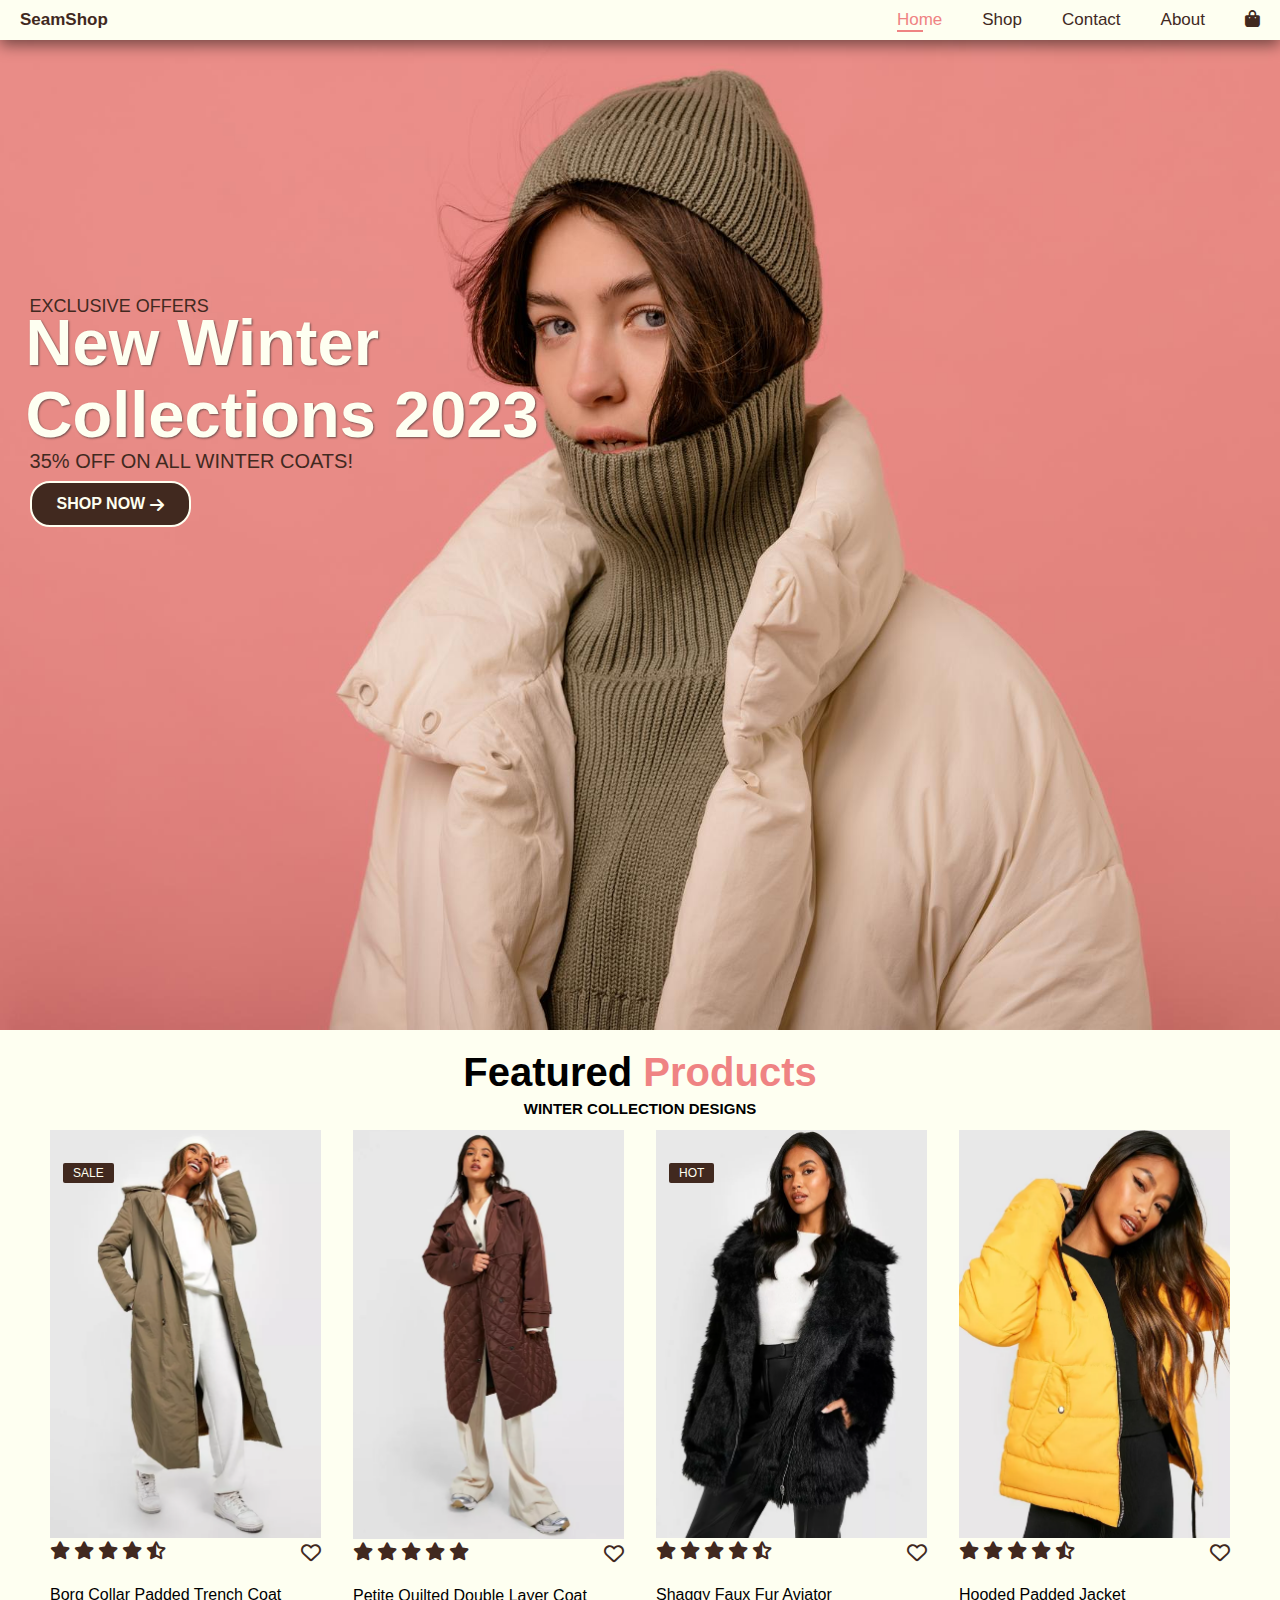
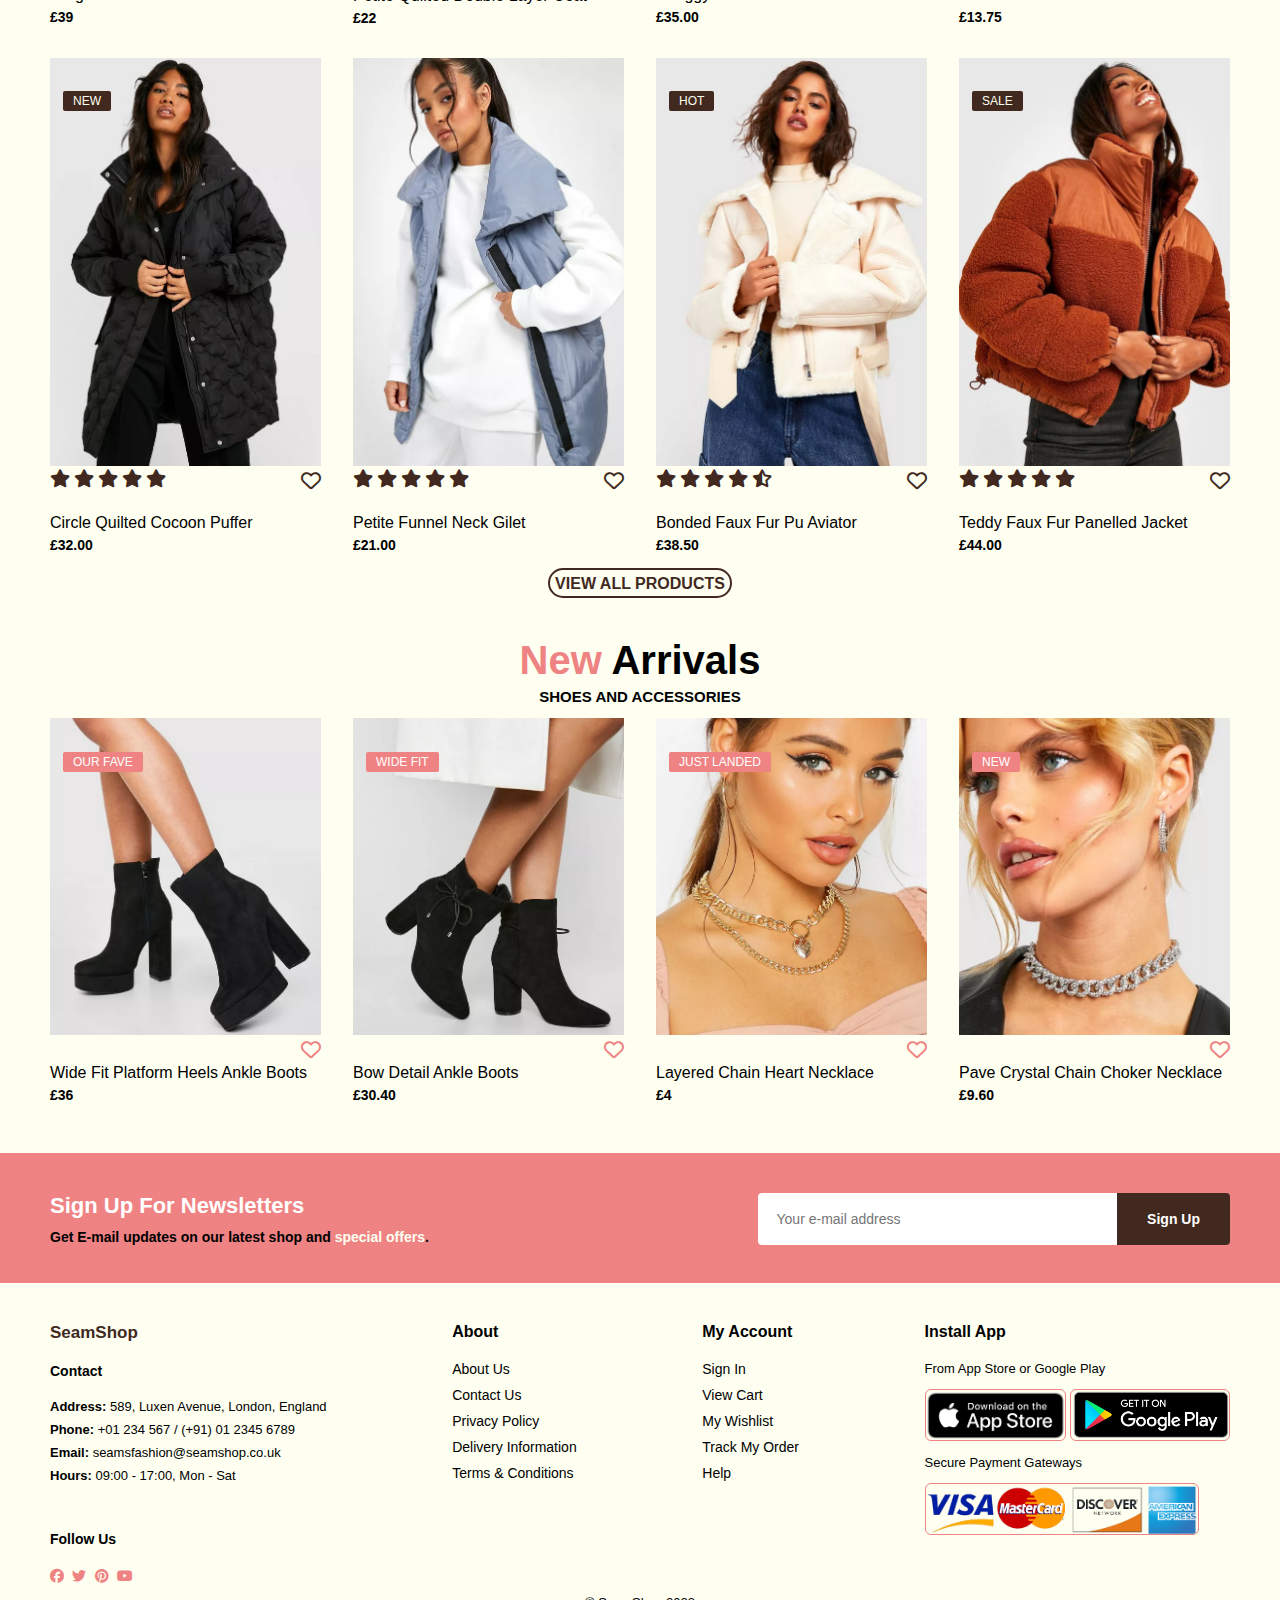
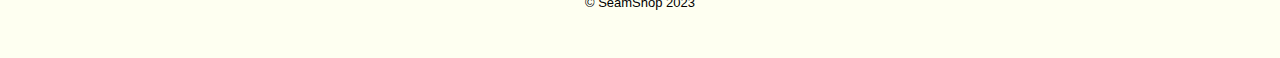
<file: index.html>
<!DOCTYPE html>
<html lang="en">
<head>
    <meta charset="UTF-8">
    <meta http-equiv="X-UA-Compatible" content="IE=edge">
    <meta name="viewport" content="width=device-width, initial-scale=1.0">
    <title>Home</title>
    <link rel="stylesheet" href="css/style.css">
    <link rel="stylesheet" href="https://cdnjs.cloudflare.com/ajax/libs/font-awesome/6.3.0/css/all.min.css"/>
</head>
<body>
    <header>
        <a class="logo-header" href="index.html">SeamShop</a>
        <nav class="menu">
            <ul id="navbar">
                <li><a class="active-page" href="index.html">Home</a></li>
                <li><a href="shop.html">Shop</a></li>
                <li><a href="contact.html">Contact</a></li>
                <li><a href="about.html">About</a></li>
                <li><a href="cart.html"><i class="fas fa-bag-shopping"></i></a></li>
            </ul>
        </nav>
    </header>
    <main>
        <section class="section1">
            <nav class="section1-main-text">
                <h4>EXCLUSIVE OFFERS</h4>
                <h1>New Winter <br> Collections 2023</h1>
                <p> 35% OFF ON ALL WINTER COATS! </p>
                <a href="shop.html" class="button1">SHOP NOW <i class="fas fa-arrow-right"></i></a>
            </nav>
        </section>
        
        <section class="featured">
            <nav class="featured-text">
                <h2>Featured <span class="pink">Products</span></h2>
                <p>WINTER COLLECTION DESIGNS</p>
            </nav>
        </section>

        <nav class="products">
                <nav class="row">
                    <img src="img/products/Woman1.png" alt="">
                    <nav class="product-text">
                        <h5>Sale</h5>
                    </nav>
                    <nav class="heart-icon">
                        <i class="fa-regular fa-heart"></i>
                    </nav>
                    <nav class="rating">
                        <i class="fa-sharp fa-solid fa-star"></i>
                        <i class="fa-sharp fa-solid fa-star"></i>
                        <i class="fa-sharp fa-solid fa-star"></i>
                        <i class="fa-sharp fa-solid fa-star"></i>
                        <i class="fa-solid fa-star-half-stroke"></i>
                    </nav>
                    <nav class="price">
                        <a href="https://www.boohoo.com/borg-collar-padded-trench-coat-/GZZ09180.html"><h4>Borg Collar Padded Trench Coat</h4></a>
                        <p>£39</p>
                    </nav>
                </nav>

                <nav class="row">
                    <img src="img/products/Woman2.png" alt="">
                    <nav class="heart-icon">
                        <i class="fa-regular fa-heart"></i>
                    </nav>
                    <nav class="rating">
                        <i class="fa-sharp fa-solid fa-star"></i>
                        <i class="fa-sharp fa-solid fa-star"></i>
                        <i class="fa-sharp fa-solid fa-star"></i>
                        <i class="fa-sharp fa-solid fa-star"></i>
                        <i class="fa-sharp fa-solid fa-star"></i>
                    </nav>
                    <nav class="price">
                        <a href="https://www.boohoo.com/petite-quilted-double-layer-trench-coat/GZZ24009.html?color=186"><h4>Petite Quilted Double Layer Coat</h4></a>
                        <p>£22</p>
                    </nav>
                </nav>

                <nav class="row">
                    <img src="img/products/Woman3.png" alt="">
                    <nav class="product-text">
                        <h5>Hot</h5>
                    </nav>
                    <nav class="heart-icon">
                        <i class="fa-regular fa-heart"></i>
                    </nav>
                    <nav class="rating">
                        <i class="fa-sharp fa-solid fa-star"></i>
                        <i class="fa-sharp fa-solid fa-star"></i>
                        <i class="fa-sharp fa-solid fa-star"></i>
                        <i class="fa-sharp fa-solid fa-star"></i>
                        <i class="fa-solid fa-star-half-stroke"></i>
                    </nav>
                    <nav class="price">
                        <a href="https://www.boohoo.com/shaggy-faux-fur-aviator/GZZ09273.html"><h4>Shaggy Faux Fur Aviator</h4></a>
                        <p>£35.00</p>
                    </nav>
                </nav>

                <nav class="row">
                    <img src="img/products/Woman4.png" alt="">
                    <nav class="heart-icon">
                        <i class="fa-regular fa-heart"></i>
                    </nav>
                    <nav class="rating">
                        <i class="fa-sharp fa-solid fa-star"></i>
                        <i class="fa-sharp fa-solid fa-star"></i>
                        <i class="fa-sharp fa-solid fa-star"></i>
                        <i class="fa-sharp fa-solid fa-star"></i>
                        <i class="fa-solid fa-star-half-stroke"></i>
                    </nav>
                    <nav class="price">
                        <a href="https://www.boohoo.com/hooded-padded-jacket/DZZ53746.html"><h4>Hooded Padded Jacket</h4></a>
                        <p>£13.75</p>
                    </nav>
                </nav>

                <nav class="row">
                    <img src="img/products/Woman5.png" alt="">
                    <nav class="product-text">
                        <h5>New</h5>
                    </nav>
                    <nav class="heart-icon">
                        <i class="fa-regular fa-heart"></i>
                    </nav>
                    <nav class="rating">
                        <i class="fa-sharp fa-solid fa-star"></i>
                        <i class="fa-sharp fa-solid fa-star"></i>
                        <i class="fa-sharp fa-solid fa-star"></i>
                        <i class="fa-sharp fa-solid fa-star"></i>
                        <i class="fa-sharp fa-solid fa-star"></i>
                    </nav>
                    <nav class="price">
                        <a href="https://www.boohoo.com/circle-quilted-cocoon-puffer/GZZ09259.html"><h4>Circle Quilted Cocoon Puffer</h4></a>
                        <p>£32.00</p>
                    </nav>
                </nav>

                <nav class="row">
                    <img src="img/products/Woman6.png" alt="">
                    <nav class="heart-icon">
                        <i class="fa-regular fa-heart"></i>
                    </nav>
                    <nav class="rating">
                        <i class="fa-sharp fa-solid fa-star"></i>
                        <i class="fa-sharp fa-solid fa-star"></i>
                        <i class="fa-sharp fa-solid fa-star"></i>
                        <i class="fa-sharp fa-solid fa-star"></i>
                        <i class="fa-sharp fa-solid fa-star"></i>
                    </nav>
                    <nav class="price">
                        <a href="https://www.boohoo.com/petite-funnel-neck-gilet/GZZ23865.html?color=131"><h4>Petite Funnel Neck Gilet</h4></a>
                        <p>£21.00</p>
                    </nav>
                </nav>

                <nav class="row">
                    <img src="img/products/Woman7.png" alt="">
                    <nav class="product-text">
                        <h5>Hot</h5>
                    </nav>
                    <nav class="heart-icon">
                        <i class="fa-regular fa-heart"></i>
                    </nav>
                    <nav class="rating">
                        <i class="fa-sharp fa-solid fa-star"></i>
                        <i class="fa-sharp fa-solid fa-star"></i>
                        <i class="fa-sharp fa-solid fa-star"></i>
                        <i class="fa-sharp fa-solid fa-star"></i>
                        <i class="fa-solid fa-star-half-stroke"></i>
                    </nav>
                    <nav class="price">
                        <a href="https://www.boohoo.com/bonded-faux-fur-pu-aviator/GZZ16219.html?color=123"><h4>Bonded Faux Fur Pu Aviator</h4></a>
                        <p>£38.50</p>
                    </nav>
                </nav>

                <nav class="row">
                    <img src="img/products/Woman8.png" alt="">
                    <nav class="product-text">
                        <h5>Sale</h5>
                    </nav>
                    <nav class="heart-icon">
                        <i class="fa-regular fa-heart"></i>
                    </nav>
                    <nav class="rating">
                        <i class="fa-sharp fa-solid fa-star"></i>
                        <i class="fa-sharp fa-solid fa-star"></i>
                        <i class="fa-sharp fa-solid fa-star"></i>
                        <i class="fa-sharp fa-solid fa-star"></i>
                        <i class="fa-sharp fa-solid fa-star"></i>
                    </nav>
                    <nav class="price">
                        <a href="https://www.boohoo.com/teddy-faux-fur-panelled-puffer-jacket/GZZ09162.html"><h4>Teddy Faux Fur Panelled Jacket</h4></a>
                        <p>£44.00</p>
                    </nav>
                </nav>
            </nav>

        <nav class="button2">
          <a href="shop.html" class="btn-1">VIEW ALL PRODUCTS</a>
        </nav>

        <section class="new-arrivals"> 
            <nav class="arrivals">
                <h2><span class="pink">New</span> Arrivals</h2>
                <p>SHOES AND ACCESSORIES</p>
            </nav>
        </section>

        <nav class="arrival-items">
            <nav class="item">
                <img src="img/Shoes-Accessories/shoe1.png" alt="">
                <nav class="item-text">
                    <h5>OUR FAVE</h5>
                </nav>
                <nav class="heart-icon-arrival">
                    <i class="fa-regular fa-heart"></i>
                </nav>
                <nav class="price">
                    <a href="https://www.boohoo.com/wide-fit-platform-heeled-ankle-boots-/GZZ41551.html"><h4>Wide Fit Platform Heels Ankle Boots</h4></a>
                    <p>£36</p>
                </nav>
            </nav>

            <nav class="item">
                <img src="img/Shoes-Accessories/shoe2.png" alt="">
                <nav class="item-text">
                    <h5>WIDE FIT</h5>
                </nav>
                <nav class="heart-icon-arrival">
                    <i class="fa-regular fa-heart"></i>
                </nav>
                <nav class="price">
                    <a href="https://www.boohoo.com/bow-detail-ankle-boots/GZZ08574.html?color=105"><h4>Bow Detail Ankle Boots</h4></a>
                    <p>£30.40</p>
                </nav>
            </nav>

            <nav class="item">
                <img src="img/Shoes-Accessories/accessory1.png" alt="">
                <nav class="item-text">
                    <h5>JUST LANDED</h5>
                </nav>
                <nav class="heart-icon-arrival">
                    <i class="fa-regular fa-heart"></i>
                </nav>
                <nav class="price">
                    <a href="https://www.boohoo.com/layered-chain-heart-necklace/FZZ79166.html"><h4>Layered Chain Heart Necklace</h4></a>
                    <p>£4</p>
                </nav>
            </nav>

            <nav class="item">
                <img src="img/Shoes-Accessories/accessory2.png" alt="">
                <nav class="item-text">
                    <h5>NEW</h5>
                </nav>
                <nav class="heart-icon-arrival">
                    <i class="fa-regular fa-heart"></i>
                </nav>
                <nav class="price">
                    <a href="https://www.boohoo.com/pave-crystal-chain-link-choker-necklace/GZZ31673.html?color=163"><h4>Pave Crystal Chain Choker Necklace</h4></a>
                    <p>£9.60</p>
                </nav>
            </nav>
        </nav>

        <section id="newsletter">
            <nav class="newstext">
                <h4>Sign Up For Newsletters</h4>
                <p>Get E-mail updates on our latest shop and <span class="news">special offers</span>.</p>
            </nav>
            <nav class="form">
                <input type="text" placeholder="Your e-mail address">
                <button class="button3">Sign Up</button>
            </nav>
        </section>

        <footer class="footer">
            
            <nav class="column">
                <a class="logo-footer" href="index.html">SeamShop</a>
                <h4>Contact</h4>
                <p><strong>Address:</strong> 589, Luxen Avenue, London, England</p>
                <p><strong>Phone:</strong> +01 234 567 / (+91) 01 2345 6789</p>
                <p><strong>Email:</strong> seamsfashion@seamshop.co.uk</p>
                <p><strong>Hours:</strong> 09:00 - 17:00, Mon - Sat</p>
                
                <nav class="follow-us">
                    <h4>Follow Us</h4>
                    <nav class="icon">
                        <a href="https://www.facebook.com/"><i class="fa-brands fa-facebook"></i></a>
                        <a href="https://twitter.com/"><i class="fa-brands fa-twitter"></i></a>
                        <a href="https://za.pinterest.com/login/"><i class="fa-brands fa-pinterest"></i></a>
                        <a href="https://www.youtube.com/"><i class="fa-brands fa-youtube"></i></a>
                    </nav>
                </nav>
            </nav>

            <nav class="column2">
                <h4>About</h4>
                <a href="about.html">About Us</a>
                <a href="contact.html">Contact Us</a>
                <a href="#">Privacy Policy</a>
                <a href="#">Delivery Information</a>
                <a href="#">Terms & Conditions</a>
            </nav>

            <nav class="column3">
                <h4>My Account</h4>
                <a href="#">Sign In</a>
                <a href="#">View Cart</a>
                <a href="#">My Wishlist</a>
                <a href="#">Track My Order</a>
                <a href="#">Help</a>
            </nav>

            <nav class="install">
                <h4>Install App</h4>
                <p>From App Store or Google Play</p>
                <nav class="store">
                    <a href="https://www.apple.com/uk/app-store/"><img src="img/pay/apple.png" alt=""></a>
                    <a href="https://play.google.com/"><img src="img/pay/googleplay.png" alt=""></a>
                </nav>
                <p>Secure Payment Gateways</p>
                <img src="img/pay/gateway.png" alt="">
            </nav>

            <nav class="copyright">
                <p>&copy; SeamShop 2023</p>
            </nav>
        </footer>

    </main>
</body>
</html>
</file>
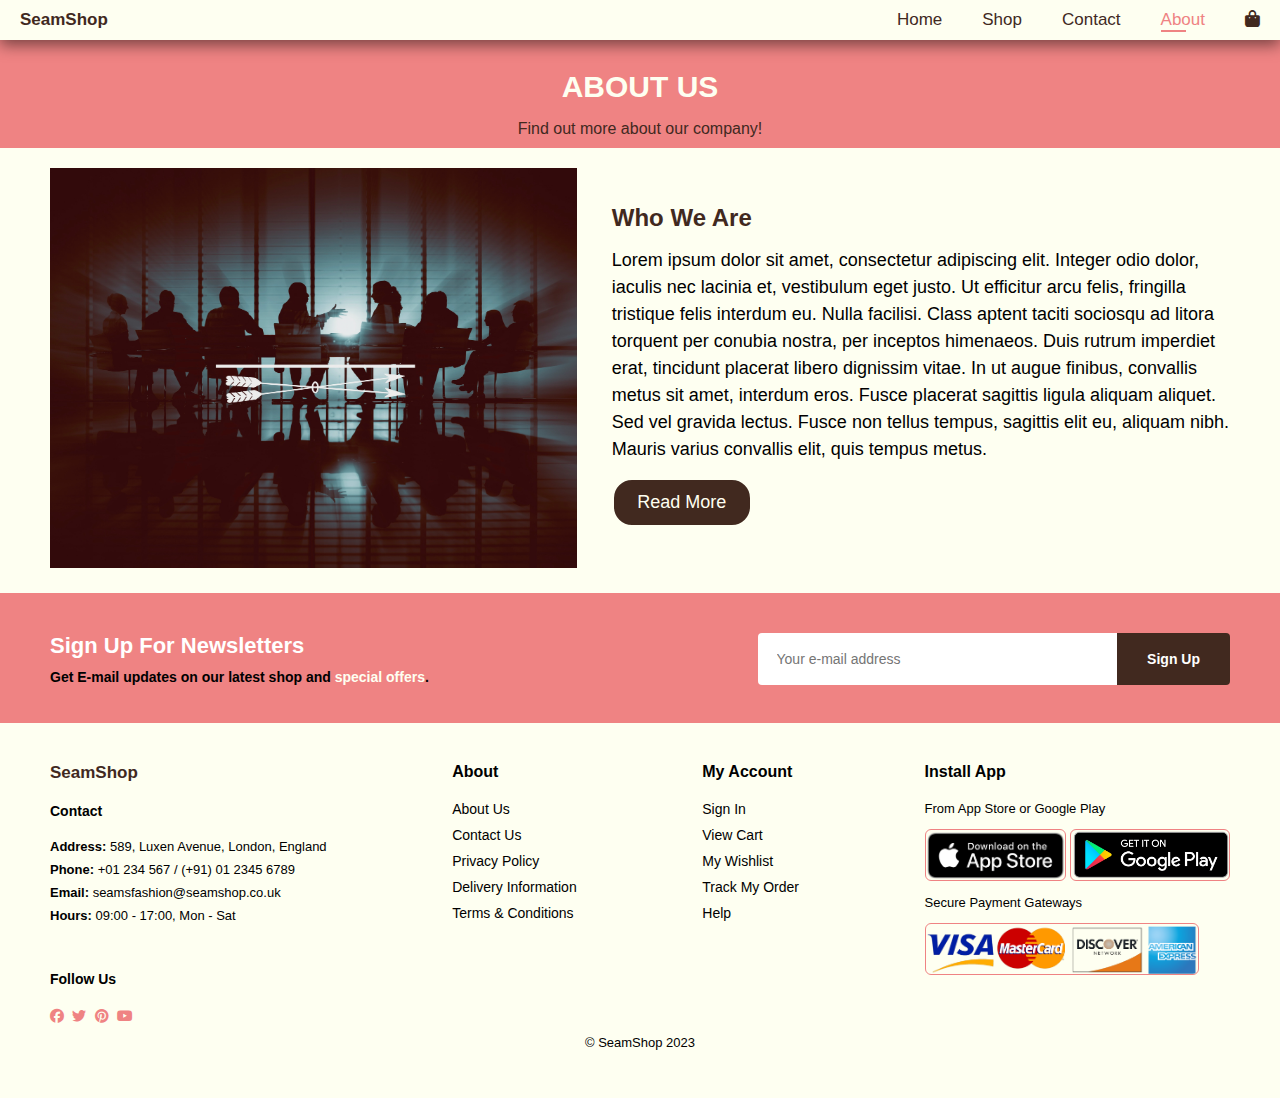
<file: about.html>
<!DOCTYPE html>
<html lang="en">
<head>
    <meta charset="UTF-8">
    <meta http-equiv="X-UA-Compatible" content="IE=edge">
    <meta name="viewport" content="width=device-width, initial-scale=1.0">
    <title>about</title>
    <link rel="stylesheet" href="css/style.css">
    <link rel="stylesheet" href="https://cdnjs.cloudflare.com/ajax/libs/font-awesome/6.3.0/css/all.min.css"/>
</head>
<body>
    <header>
        <a class="logo-header" href="index.html">SeamShop</a>
        <nav class="menu">
            <ul id="navbar">
                <li><a href="index.html">Home</a></li>
                <li><a href="shop.html">Shop</a></li>
                <li><a href="contact.html">Contact</a></li>
                <li><a class="active-page" href="about.html">About</a></li>
                <li><a href="cart.html"><i class="fas fa-bag-shopping"></i></a></li>
            </ul>
        </nav>
    </header>
    <main>

        <section class="about">
            <section class="about-top">
                <h1>ABOUT US</h1>
                <p>Find out more about our company!</p>
            </section>
    
            <section class="about-us">
                <img src="img/about.jpg">
                <nav class="about-content">
                    <h2>Who We Are</h2>
                    <p>Lorem ipsum dolor sit amet, consectetur adipiscing elit. Integer odio dolor, iaculis nec lacinia
                         et, vestibulum eget justo. Ut efficitur arcu felis, fringilla tristique felis interdum eu. 
                         Nulla facilisi. Class aptent taciti sociosqu ad litora torquent per conubia nostra, per 
                         inceptos himenaeos. Duis rutrum imperdiet erat, tincidunt placerat libero dignissim vitae. 
                         In ut augue finibus, convallis metus sit amet, interdum eros. Fusce placerat sagittis ligula 
                         aliquam aliquet. Sed vel gravida lectus. Fusce non tellus tempus, sagittis elit eu, aliquam 
                         nibh. Mauris varius convallis elit, quis tempus metus.
                    </p>
                    <button class="read-more-btn">Read More</button>
                </nav>
            </section>
        </section>
        

        <section id="newsletter">
            <nav class="newstext">
                <h4>Sign Up For Newsletters</h4>
                <p>Get E-mail updates on our latest shop and <span class="news">special offers</span>.</p>
            </nav>
            <nav class="form">
                <input type="text" placeholder="Your e-mail address">
                <button class="button3">Sign Up</button>
            </nav>
        </section>
        
        <footer class="footer">
            
            <nav class="column">
                <a class="logo-footer" href="index.html">SeamShop</a>
                <h4>Contact</h4>
                <p><strong>Address:</strong> 589, Luxen Avenue, London, England</p>
                <p><strong>Phone:</strong> +01 234 567 / (+91) 01 2345 6789</p>
                <p><strong>Email:</strong> seamsfashion@seamshop.co.uk</p>
                <p><strong>Hours:</strong> 09:00 - 17:00, Mon - Sat</p>
                <nav class="follow-us">
                    <h4>Follow Us</h4>
                    <nav class="icon">
                        <a href="https://www.facebook.com/"><i class="fa-brands fa-facebook"></i></a>
                        <a href="https://twitter.com/"><i class="fa-brands fa-twitter"></i></a>
                        <a href="https://za.pinterest.com/login/"><i class="fa-brands fa-pinterest"></i></a>
                        <a href="https://www.youtube.com/"><i class="fa-brands fa-youtube"></i></a>
                    </nav>
                </nav>
            </nav>

            <nav class="column2">
                <h4>About</h4>
                <a href="about.html">About Us</a>
                <a href="contact.html">Contact Us</a>
                <a href="#">Privacy Policy</a>
                <a href="#">Delivery Information</a>
                <a href="#">Terms & Conditions</a>
            </nav>

            <nav class="column3">
                <h4>My Account</h4>
                <a href="#">Sign In</a>
                <a href="#">View Cart</a>
                <a href="#">My Wishlist</a>
                <a href="#">Track My Order</a>
                <a href="#">Help</a>
            </nav>

            <nav class="install">
                <h4>Install App</h4>
                <p>From App Store or Google Play</p>
                <nav class="store">
                    <a href="https://www.apple.com/uk/app-store/"><img src="img/pay/apple.png" alt=""></a>
                    <a href="https://play.google.com/"><img src="img/pay/googleplay.png" alt=""></a>
                </nav>
                <p>Secure Payment Gateways</p>
                <img src="img/pay/gateway.png" alt="">
            </nav>

            <nav class="copyright">
                <p>&copy; SeamShop 2023</p>
            </nav>
        </footer>
    </main>
</body>
</html>
</file>
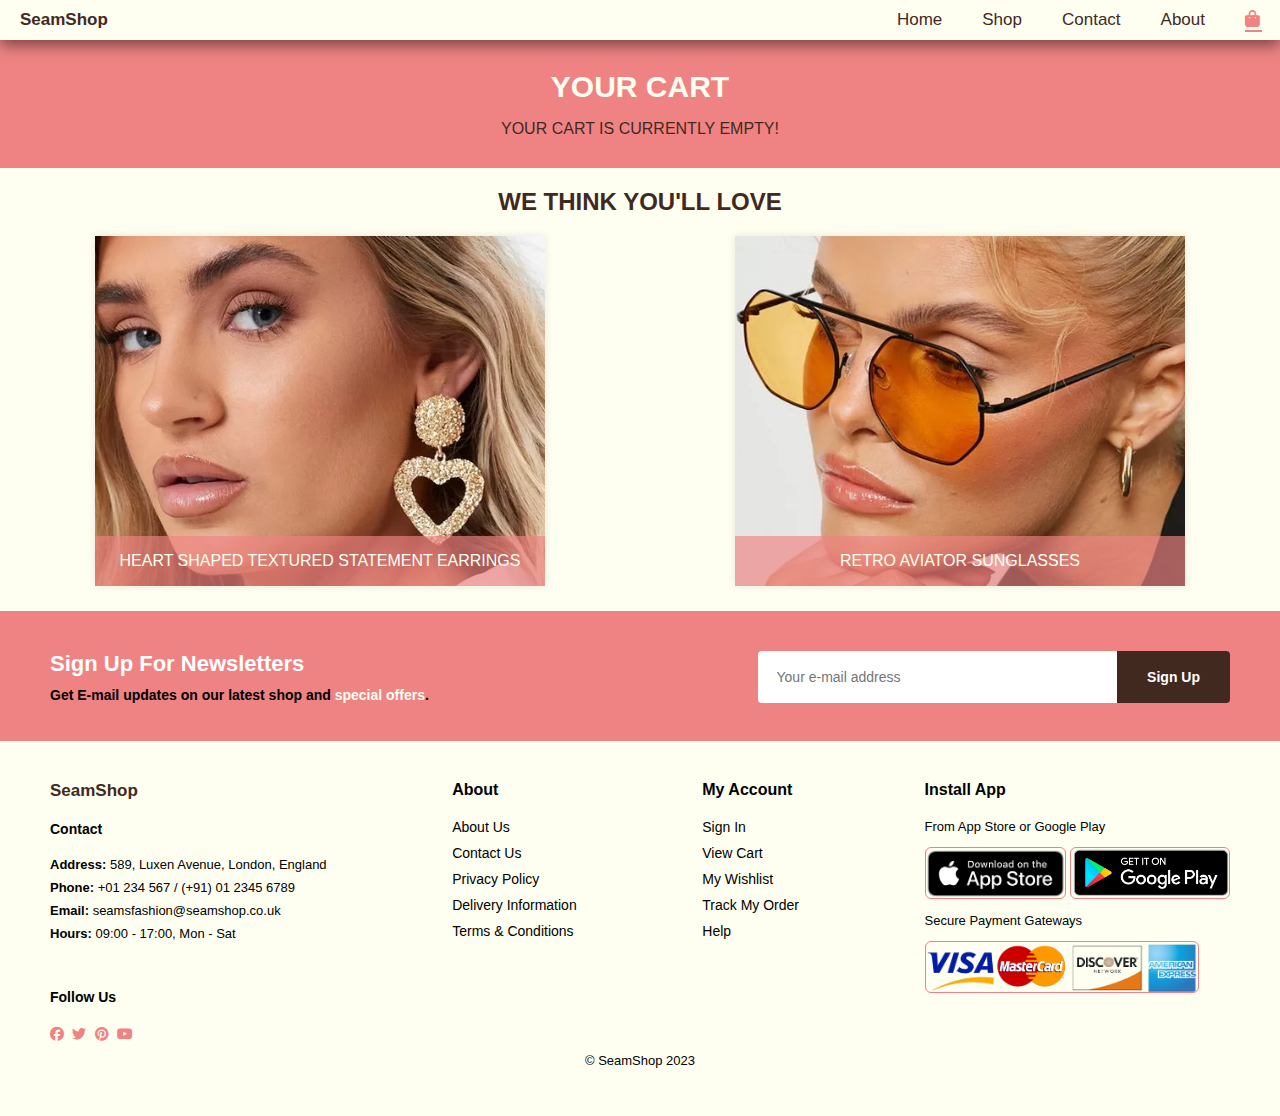
<file: cart.html>
<!DOCTYPE html>
<html lang="en">
<head>
    <meta charset="UTF-8">
    <meta http-equiv="X-UA-Compatible" content="IE=edge">
    <meta name="viewport" content="width=device-width, initial-scale=1.0">
    <title>Cart</title>
    <link rel="stylesheet" href="css/style.css">
    <link rel="stylesheet" href="https://cdnjs.cloudflare.com/ajax/libs/font-awesome/6.3.0/css/all.min.css"/>
    <script defer type="text/javascript" src="js/cart-carousel.js"></script>
    <script defer type="text/javascript" src="js/cart-carousel2.js"></script>
</head>
<body>
    <header>
        <a class="logo-header" href="index.html">SeamShop</a>
        <nav class="menu">
            <ul id="navbar">
                <li><a href="index.html">Home</a></li>
                <li><a href="shop.html">Shop</a></li>
                <li><a href="contact.html">Contact</a></li>
                <li><a href="about.html">About</a></li>
                <li><a class="active-page" href="cart.html"><i class="fas fa-bag-shopping"></i></a></li>
            </ul>
        </nav>
    </header>
    <main>
        <section class="cart-top">
            <h1>YOUR CART</h1>
            <p> YOUR CART IS CURRENTLY EMPTY! </p>
        </section>
        <section class="carousel-title">
            <h2> WE THINK YOU'LL LOVE </h2>
        </section>

        <div class="cart-adverts">
            <div class="adverts">
                <nav>
                    <a href="#" id="prev-btn">&#x2b05;</a>
                    <a href="#" id="next-btn">&#x2b95;</a>
                </nav>
    
                <div class="advert-images" id="images-advert"></div>
                <p class="caption-adverts" id="advert-caption"></p>
            </div>

            <div class="adverts">
                <nav>
                    <a href="#" id="prev-btn2">&#x2b05;</a>
                    <a href="#" id="next-btn2">&#x2b95;</a>
                </nav>
    
                <div class="advert-images2" id="images-advert2"></div>
                <p class="caption-adverts2" id="advert-caption2"></p>
            </div>
        </div>
        
       

        <section id="newsletter">
            <nav class="newstext">
                <h4>Sign Up For Newsletters</h4>
                <p>Get E-mail updates on our latest shop and <span class="news">special offers</span>.</p>
            </nav>
            <nav class="form">
                <input type="text" placeholder="Your e-mail address">
                <button class="button3">Sign Up</button>
            </nav>
        </section>
        
        <footer class="footer">
            
            <nav class="column">
                <a class="logo-footer" href="index.html">SeamShop</a>
                <h4>Contact</h4>
                <p><strong>Address:</strong> 589, Luxen Avenue, London, England</p>
                <p><strong>Phone:</strong> +01 234 567 / (+91) 01 2345 6789</p>
                <p><strong>Email:</strong> seamsfashion@seamshop.co.uk</p>
                <p><strong>Hours:</strong> 09:00 - 17:00, Mon - Sat</p>
                <nav class="follow-us">
                    <h4>Follow Us</h4>
                    <nav class="icon">
                        <a href="https://www.facebook.com/"><i class="fa-brands fa-facebook"></i></a>
                        <a href="https://twitter.com/"><i class="fa-brands fa-twitter"></i></a>
                        <a href="https://za.pinterest.com/login/"><i class="fa-brands fa-pinterest"></i></a>
                        <a href="https://www.youtube.com/"><i class="fa-brands fa-youtube"></i></a>
                    </nav>
                </nav>
            </nav>

            <nav class="column2">
                <h4>About</h4>
                <a href="about.html">About Us</a>
                <a href="contact.html">Contact Us</a>
                <a href="#">Privacy Policy</a>
                <a href="#">Delivery Information</a>
                <a href="#">Terms & Conditions</a>
            </nav>

            <nav class="column3">
                <h4>My Account</h4>
                <a href="#">Sign In</a>
                <a href="#">View Cart</a>
                <a href="#">My Wishlist</a>
                <a href="#">Track My Order</a>
                <a href="#">Help</a>
            </nav>

            <nav class="install">
                <h4>Install App</h4>
                <p>From App Store or Google Play</p>
                <nav class="store">
                    <a href="https://www.apple.com/uk/app-store/"><img src="img/pay/apple.png" alt=""></a>
                    <a href="https://play.google.com/"><img src="img/pay/googleplay.png" alt=""></a>
                </nav>
                <p>Secure Payment Gateways</p>
                <img src="img/pay/gateway.png" alt="">
            </nav>

            <nav class="copyright">
                <p>&copy; SeamShop 2023</p>
            </nav>
        </footer>
    </main>
</body>
</html>
</file>
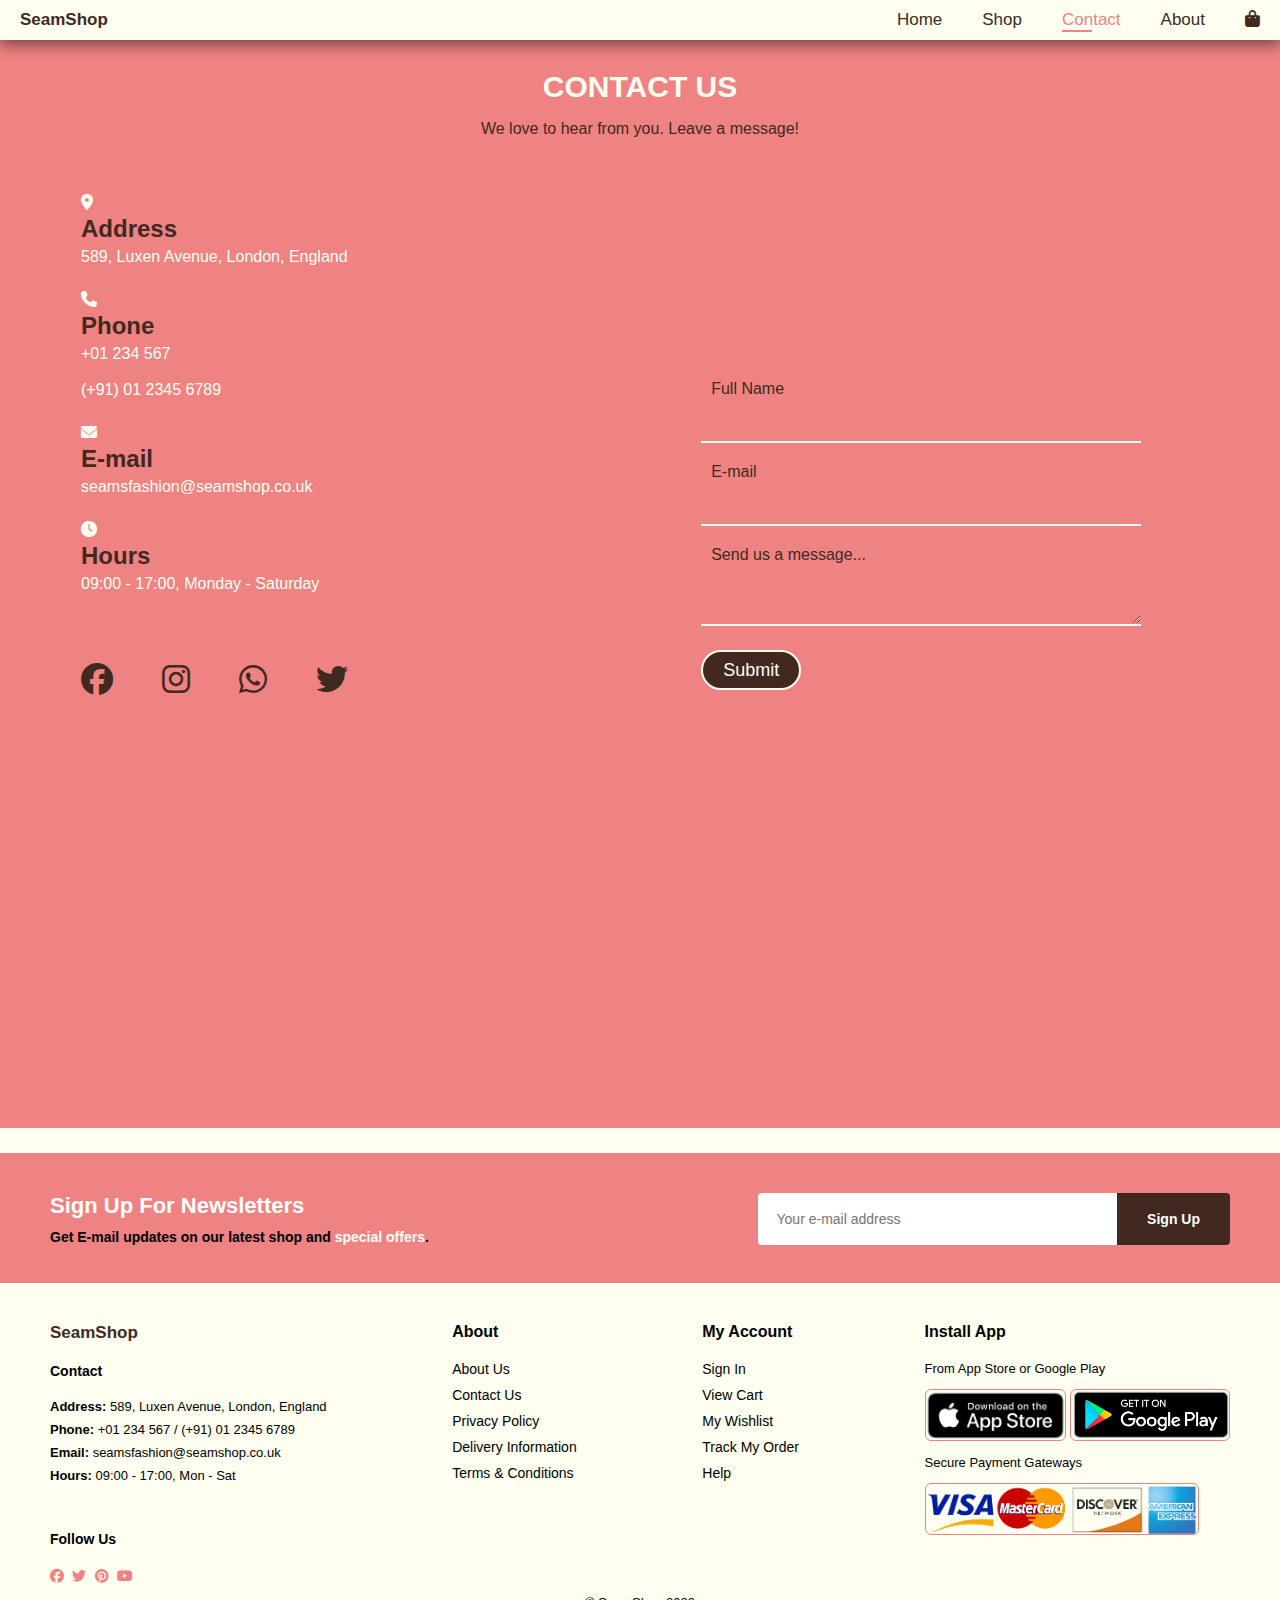
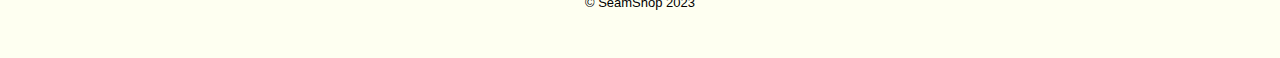
<file: contact.html>
<!DOCTYPE html>
<html lang="en">
<head>
    <meta charset="UTF-8">
    <meta http-equiv="X-UA-Compatible" content="IE=edge">
    <meta name="viewport" content="width=device-width, initial-scale=1.0">
    <title>Contact</title>
    <link rel="stylesheet" href="css/style.css">
    <link rel="stylesheet" href="https://cdnjs.cloudflare.com/ajax/libs/font-awesome/6.3.0/css/all.min.css"/>
</head>
<body>
    <header>
        <a class="logo-header" href="index.html">SeamShop</a>
        <nav class="menu">
            <ul id="navbar">
                <li><a href="index.html">Home</a></li>
                <li><a href="shop.html">Shop</a></li>
                <li><a class="active-page" href="contact.html">Contact</a></li>
                <li><a href="about.html">About</a></li>
                <li><a href="cart.html"><i class="fas fa-bag-shopping"></i></a></li>
            </ul>
        </nav>
    </header>
    <main>
        <nav class="contact-container">
            <section class="contact-top">
                <h1>CONTACT US</h1>
                <p> We love to hear from you. Leave a message! </p>
            </section>
            <nav class="content">
                <nav class="content-form">
                    <section class="content-section">
                        <i class="fa-sharp fa-solid fa-location-dot"></i>
                        <h2>Address</h2>
                        <p>589, Luxen Avenue, London, England</p>
                    </section>
                    <section class="content-section">
                        <i class="fa-solid fa-phone"></i>
                        <h2>Phone</h2>
                        <p>+01 234 567<br>
                            <br>(+91) 01 2345 6789 </p>
                    </section>
                    <section class="content-section">
                        <i class="fa-solid fa-envelope"></i>
                        <h2>E-mail</h2>
                        <p>seamsfashion@seamshop.co.uk</p>
                    </section>

                    <section class="content-section">
                        <i class="fa-solid fa-clock"></i>
                        <h2>Hours</h2>
                        <p>09:00 - 17:00, Monday - Saturday</p>
                    </section>

                    <section class="content-section">
                        <nav class="media">
                            <li><i class="fa-brands fa-facebook fa-2x"></i></li>
                            <li><i class="fa-brands fa-instagram fa-2x"></i></li>
                            <li><i class="fa-brands fa-whatsapp fa-2x"></i></li>
                            <li><i class="fa-brands fa-twitter fa-2x"></i></li>
                    </nav>

                    </section>
                </nav>
            </nav>

            <form class="contact-info">
                <nav class="c-info">
                    <nav class="right">
                        <nav class="contact-form">
                            <input type="text" required>
                            <span class="contact-span">Full Name</span>
                        </nav>

                        <nav class="contact-form">
                            <input type="E-mail" required>
                            <span class="contact-span">E-mail</span>
                        </nav>

                        <nav class="contact-form">
                            <textarea name="text"></textarea>
                            <span class="contact-span">
                                Send us a message...
                            </span>
                        </nav>

                        <nav class="contact-form">
                            <input type="submit" name="submit">
                        </nav>     
                    </nav>
                </nav>
            </form>
        </nav>




        <section id="newsletter">
            <nav class="newstext">
                <h4>Sign Up For Newsletters</h4>
                <p>Get E-mail updates on our latest shop and <span class="news">special offers</span>.</p>
            </nav>
            <nav class="form">
                <input type="text" placeholder="Your e-mail address">
                <button class="button3">Sign Up</button>
            </nav>
        </section>

        <footer class="footer">
            
            <nav class="column">
                <a class="logo-footer" href="index.html">SeamShop</a>
                <h4>Contact</h4>
                <p><strong>Address:</strong> 589, Luxen Avenue, London, England</p>
                <p><strong>Phone:</strong> +01 234 567 / (+91) 01 2345 6789</p>
                <p><strong>Email:</strong> seamsfashion@seamshop.co.uk</p>
                <p><strong>Hours:</strong> 09:00 - 17:00, Mon - Sat</p>
                <nav class="follow-us">
                    <h4>Follow Us</h4>
                    <nav class="icon">
                        <a href="https://www.facebook.com/"><i class="fa-brands fa-facebook"></i></a>
                        <a href="https://twitter.com/"><i class="fa-brands fa-twitter"></i></a>
                        <a href="https://za.pinterest.com/login/"><i class="fa-brands fa-pinterest"></i></a>
                        <a href="https://www.youtube.com/"><i class="fa-brands fa-youtube"></i></a>
                    </nav>
                </nav>
            </nav>

            <nav class="column2">
                <h4>About</h4>
                <a href="about.html">About Us</a>
                <a href="contact.html">Contact Us</a>
                <a href="#">Privacy Policy</a>
                <a href="#">Delivery Information</a>
                <a href="#">Terms & Conditions</a>
            </nav>

            <nav class="column3">
                <h4>My Account</h4>
                <a href="#">Sign In</a>
                <a href="#">View Cart</a>
                <a href="#">My Wishlist</a>
                <a href="#">Track My Order</a>
                <a href="#">Help</a>
            </nav>

            <nav class="install">
                <h4>Install App</h4>
                <p>From App Store or Google Play</p>
                <nav class="store">
                    <a href="https://www.apple.com/uk/app-store/"><img src="img/pay/apple.png" alt=""></a>
                    <a href="https://play.google.com/"><img src="img/pay/googleplay.png" alt=""></a>
                </nav>
                <p>Secure Payment Gateways</p>
                <img src="img/pay/gateway.png" alt="">
            </nav>

            <nav class="copyright">
                <p>&copy; SeamShop 2023</p>
            </nav>
        </footer>
    </main>
</body>
</html>
</file>
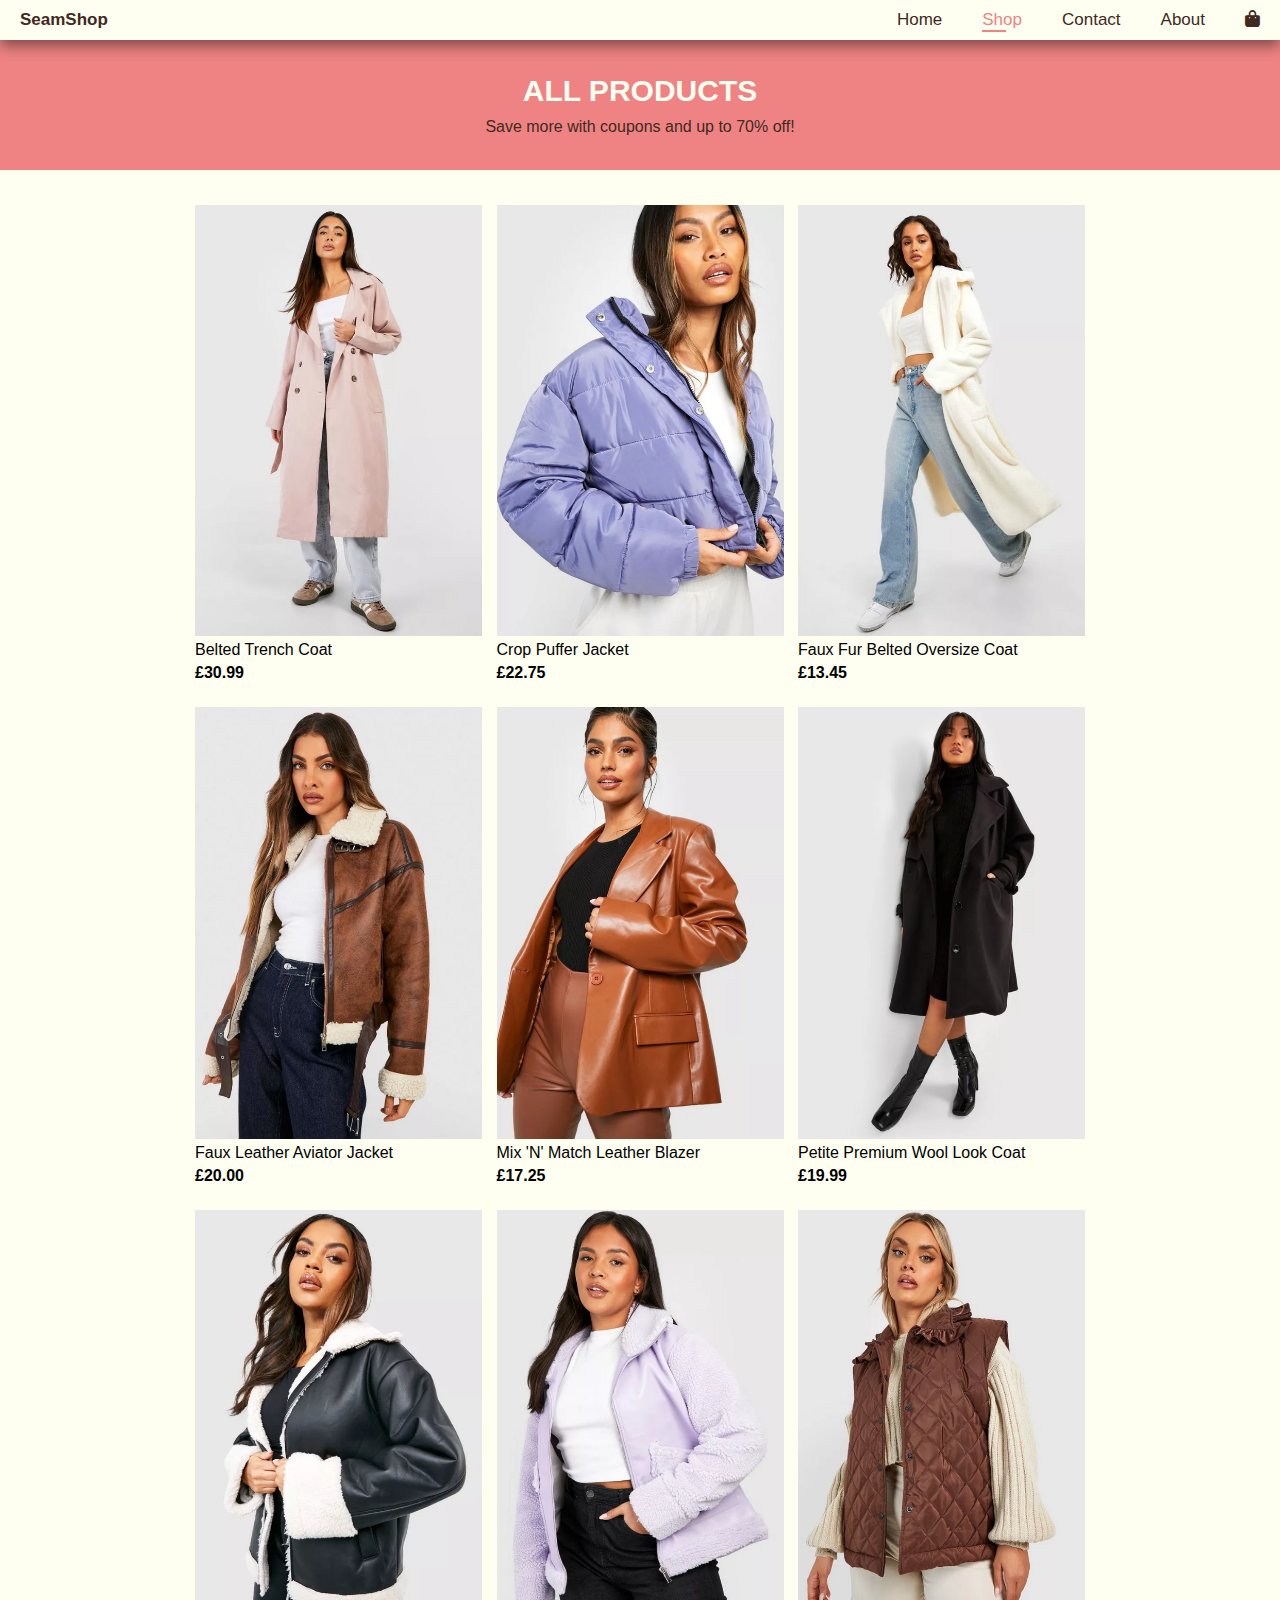
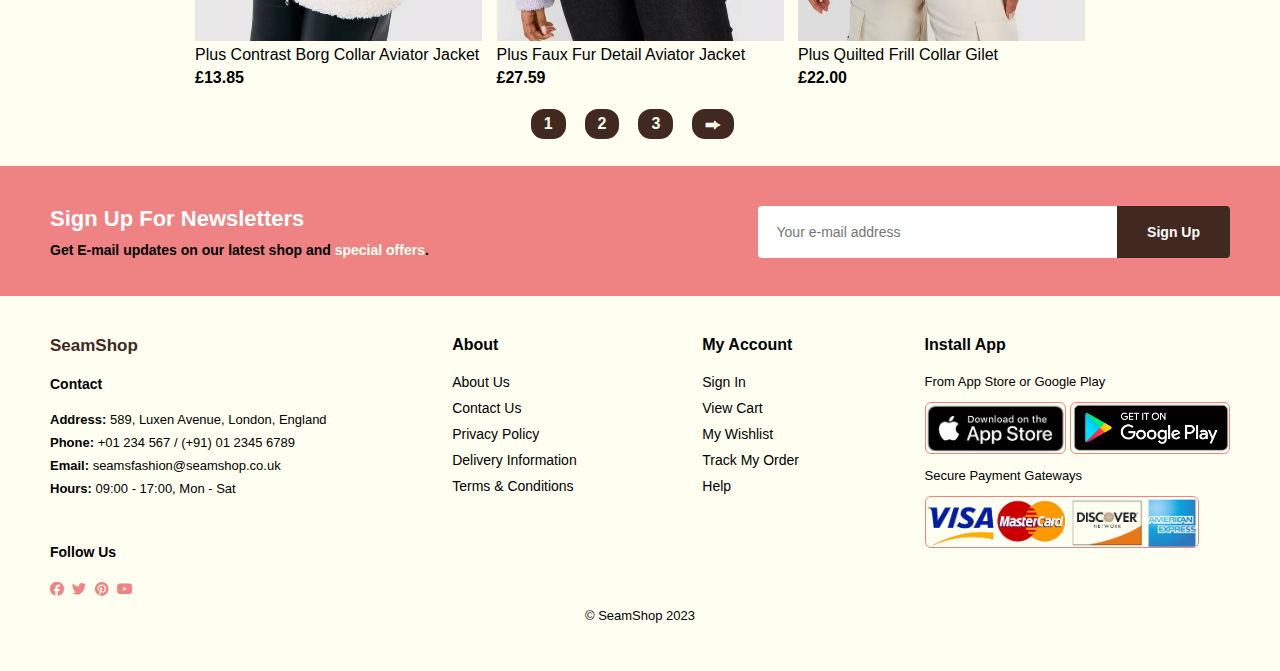
<file: shop.html>
<!DOCTYPE html>
<html lang="en">
<head>
    <meta charset="UTF-8">
    <meta http-equiv="X-UA-Compatible" content="IE=edge">
    <meta name="viewport" content="width=device-width, initial-scale=1.0">
    <title>Shop</title>
    <link rel="stylesheet" type="text/css" href="css/style.css">
    <link rel="stylesheet" href="https://cdnjs.cloudflare.com/ajax/libs/font-awesome/6.3.0/css/all.min.css"/>
    <script defer type="text/javascript" src="js/shop-gallery.js"></script>
</head>
<body>
    <header>
        <a class="logo-header" href="index.html">SeamShop</a>
        <nav class="menu">
            <ul id="navbar">
                <li><a href="index.html">Home</a></li>
                <li><a class="active-page" href="shop.html">Shop</a></li>
                <li><a href="contact.html">Contact</a></li>
                <li><a href="about.html">About</a></li>
                <li><a href="cart.html"><i class="fas fa-bag-shopping"></i></a></li>
            </ul>
        </nav>
    </header>
    <main>
        <section class="shop-top">
                <h1>ALL PRODUCTS</h1>
                <p> Save more with coupons and up to 70% off! </p>
        </section>

        <div class="shopproducts" id="shopproducts"></div>
        <nav class="shop-btn">
            <a href="shop.html" class="current-page">1</a>
            <a href="#" class="next">2</a>
            <a href="#" class="next">3</a>
            <a href="#" class="next">&#x2b95;</a>
        </nav>
       

        <section id="newsletter">
            <nav class="newstext">
                <h4>Sign Up For Newsletters</h4>
                <p>Get E-mail updates on our latest shop and <span class="news">special offers</span>.</p>
            </nav>
            <nav class="form">
                <input type="text" placeholder="Your e-mail address">
                <button class="button3">Sign Up</button>
            </nav>
        </section>
        
        <footer class="footer">
            
            <nav class="column">
                <a class="logo-footer" href="index.html">SeamShop</a>
                <h4>Contact</h4>
                <p><strong>Address:</strong> 589, Luxen Avenue, London, England</p>
                <p><strong>Phone:</strong> +01 234 567 / (+91) 01 2345 6789</p>
                <p><strong>Email:</strong> seamsfashion@seamshop.co.uk</p>
                <p><strong>Hours:</strong> 09:00 - 17:00, Mon - Sat</p>
                <nav class="follow-us">
                    <h4>Follow Us</h4>
                    <nav class="icon">
                        <a href="https://www.facebook.com/"><i class="fa-brands fa-facebook"></i></a>
                        <a href="https://twitter.com/"><i class="fa-brands fa-twitter"></i></a>
                        <a href="https://za.pinterest.com/login/"><i class="fa-brands fa-pinterest"></i></a>
                        <a href="https://www.youtube.com/"><i class="fa-brands fa-youtube"></i></a>
                    </nav>
                </nav>
            </nav>

            <nav class="column2">
                <h4>About</h4>
                <a href="about.html">About Us</a>
                <a href="contact.html">Contact Us</a>
                <a href="#">Privacy Policy</a>
                <a href="#">Delivery Information</a>
                <a href="#">Terms & Conditions</a>
            </nav>

            <nav class="column3">
                <h4>My Account</h4>
                <a href="#">Sign In</a>
                <a href="#">View Cart</a>
                <a href="#">My Wishlist</a>
                <a href="#">Track My Order</a>
                <a href="#">Help</a>
            </nav>

            <nav class="install">
                <h4>Install App</h4>
                <p>From App Store or Google Play</p>
                <nav class="store">
                    <a href="https://www.apple.com/uk/app-store/"><img src="img/pay/apple.png" alt=""></a>
                    <a href="https://play.google.com/"><img src="img/pay/googleplay.png" alt=""></a>
                </nav>
                <p>Secure Payment Gateways</p>
                <img src="img/pay/gateway.png" alt="">
            </nav>

            <nav class="copyright">
                <p>&copy; SeamShop 2023</p>
            </nav>
        </footer>
    </main>
</body>
</html>
</file>
<file: css/style.css>
/*
This is the CSS file for this project work.
The structure of the design will be as follow;
General Contents, Home page, Shop page, Contact Page, About Page, Cart Page and Media Queries for responsiveness.
*/


/*General Contents: These include body, html, main, header contents and footer contents*/
body {
    width: 100%;
    height: 100%;
    margin: 0px;
}

html {height: 100%;}

main {background-color: rgb(254, 255, 241);}

header {
    display: flex;
    top: 0;
    left: 0;
    height: 40px;
    justify-content: space-between;
    align-items: center;
    background-color: rgb(254, 255, 241);
    box-shadow: 0px 5px 15px rgba(0, 0, 0, 0.5);
    position: relative;
    font-family: Arial, Helvetica, sans-serif;
    padding: 0px;
}

/*Header Contents*/
.menu ul {
    display: flex;
    align-items: center;
    margin: 0px;
    padding: 0px;
}

.menu li {
    list-style-type: none;
    position: relative;
    padding: 0px 20px;
}

.menu li a {
    color: rgb(65, 41, 31);
    text-decoration: none;
    font-weight: 300;
    font-size: 17px;
    transition: 0.3s ease;
}

.menu li a:hover, .menu li a.active-page {
    color: rgb(239, 131, 131);
}

.menu li a.active-page::after, .menu li a:hover::after {
/* This design is for the short underline under the header menu contents*/
    content: "";
    background-color: rgb(239, 131, 131);
    height: 2px;
    width: 30%;
    position: absolute;
    bottom: -2px;
    left: 20px;
}

.logo-header, .logo-footer {
/*This design is for the Seamshop logo at the header and the footer*/
    color: rgb(65, 41, 31);
    font-family:Verdana, Geneva, Tahoma, sans-serif;
    font-weight: 600;
    font-size: 17px;
    text-decoration: none;
    margin: 0px;
}

.logo-header:hover, .logo-footer:hover{
    color:  rgb(239, 131, 131);
    transition: 0.3s;
}

.logo-header {margin-left: 20px;}

section {font-family:Arial, Helvetica, sans-serif;}


/*HOME PAGE CONTENTS*/
.section1 {
    display: flex;
    background-image: url("../img/index.jpg");
    background-size: cover;
    background-position: top 9% right 0;
    align-items: flex-start;
    height: 110vh;
    padding: 0px;
}

.section1-main-text {
    position: absolute;
    margin-left: 2%;
    margin-top: 20%;
}

.section1-main-text h4 {
    color: rgb(65, 41, 31);
    font-size: 18px;
    font-weight: 530; 
    text-transform: capitalize; 
    padding: 0px; 
    margin: 0px;
    margin-left: 4px;
}

.section1-main-text h1 {
    color: rgb(254, 255, 241);
    font-size: 65px;
    font-weight: 600;
    text-transform: capitalize;
    text-shadow: 1px 1px 2px #2929299f;
    line-height: 1.1;
    margin: 6px 0 10px;
    margin: 0px;
    margin-top: -10px;
    padding: 0px;
}

.section1-main-text p {
    color: rgb(65, 41, 31);
    font-size: 20px;
    font-weight: 500;
    margin-bottom: 20px;
    margin: 0px;
    margin-left: 4px;
    padding: 0px;
}

.button1 {
/* This design is for the 'Shop Now' button*/
    display: inline-block;
    color: rgb(254, 255, 241);
    background-color: rgb(65, 41, 31);
    font-size: 16px;
    font-weight: 600;
    text-transform: capitalize;
    border: 2px solid rgb(254, 255, 241);
    border-radius: 20px;
    padding: 12px 25px;
    transition: all .42s ease;
    text-decoration: none;
    margin-left: 4px;
    margin-top: 8px;
}

.button1:hover {
    color:  rgb(65, 41, 31);
    background-color: rgb(239, 131, 131);
    border: 2px solid rgb(65, 41, 31);
}

.button1 i {vertical-align: middle;}

.featured {
/*Featured Products*/
   text-align: center;
   font-family: sans-serif;
   height: 80px;
   margin-top: 20px;
   padding: 0px;
}

.featured-text h2 {
    color: black;
    font-size: 40px;
    font-weight: bold;
    margin: 0px;
}

.featured-text p {
    margin: 0px;
    margin-top: 5px;
    font-size: 15px;
    font-weight: 600;
}

.pink {
/*This is a span text which changes the colour of the 'Product' and the 'New' texts to pink in the homepage */
    color:rgb(239, 131, 131);
}

.products {
/*This designs the structure of the 8 featured products shown in the homepage*/
    display: grid;
    background-color:  rgb(254, 255, 241);
    grid-template-columns: repeat(auto-fit,minmax(260px, auto));
    gap: 2rem;
    margin-right: 50px;
    margin-left: 50px;
}

.row {
/*Each of the featured products is class named as 'row'*/
    position: relative;
    transition: all .40s;
}

.row img {
    width: 100%;
    height: auto;
    transition: all .40s;
    cursor: pointer;
}

.row img:hover {transform: scale(0.9);}

.product-text h5 {
    color: rgb(254, 255, 241);
    background-color: rgb(65, 41, 31);
    font-family: Arial, Helvetica, sans-serif;
    font-size: 12px;
    font-weight: 500;
    position: absolute;
    top: 13px;
    left: 13px;
    text-transform: uppercase;
    padding: 3px 10px;
    border-radius: 2px;
}

.heart-icon {
    color:  rgb(65, 41, 31);
    font-size: 20px;
    position: absolute;
    right: 0;
}

.heart-icon:hover {color: rgb(239, 131, 131);}

.rating i {
    color: rgb(65, 41, 31);
    font-size: 18px;
}

.price h4 {
    color: black;
    font-size: 16px;
    font-weight: 400;
    font-family: Arial, Helvetica, sans-serif;
    text-transform: capitalize;
    margin: 0px;
    margin-top: 25px;
    cursor: pointer;
}

.price p {
    color: black;
    font-size: 14px;
    font-weight: 600;
    font-family: Arial, Helvetica, sans-serif;
    margin: 0px;
    margin-top: 5px;
}

.price a {text-decoration: none;}

.button2 {
/*This design is for the 'View All Products' button*/
    display: flex;
    font-family: Arial, Helvetica, sans-serif;
    text-align: center;
    justify-content: center;
    padding: 0px;
    margin-top: 15px;
    height: 30px;
}

.button2 a {text-decoration: none;}

.button2 .btn-1 {
    color: rgb(65, 41, 31);
    background-color:  rgb(254, 255, 241);
    font-size: 16px;
    font-weight: 600;
    border: 2px solid rgb(65, 41, 31);
    border-radius: 50px;
    transition: 0.5s;
    padding: 5px;
}

.button2 .btn-1:hover {
    color: rgb(254, 255, 241);
    background-color: rgb(65, 41, 31);
}

.new-arrivals {
/*New Arrivals*/
    font-family: sans-serif;
    height: 80px;
    text-align: center;
    margin-top: 40px;
    padding: 0px;
 }

 .arrivals h2 {
    color: black;
    font-size: 40px;
    font-weight: bold;
    margin: 0px;
 }

 .arrivals p {
    font-size: 15px;
    font-weight: 600;
    margin: 0px;
    margin-top: 5px;
}

.arrival-items {
    display: grid;
    background-color:  rgb(254, 255, 241);
    grid-template-columns: repeat(auto-fit,minmax(260px, auto));
    gap: 2rem;
    margin-right: 50px;
    margin-left: 50px;
    margin-bottom: 50px;  
}

.item {
/*item is the name given to each of the products in the 'New Arrivals' section*/    
    background-color:  rgb(254, 255, 241);
    position: relative;
    transition: all .40s;
}

.item img {
    background-color:  rgb(254, 255, 241);
    width: 100%;
    height: auto;
    transition: all .40s;
    cursor: pointer;
}

.item img:hover {transform: scale(0.9);}

.item-text h5 {
    color: #fff;
    background-color: rgb(239, 131, 131);
    font-family: Arial, Helvetica, sans-serif;
    font-size: 12px;
    font-weight: 500;
    position: absolute;
    top: 13px;
    left: 13px;
    text-transform: uppercase;
    border-radius: 2px;
    padding: 3px 10px;
}

.heart-icon-arrival {
    color:  rgb(239, 131, 131);
    font-size: 20px;
    position: absolute;
    right: 0;
}

.heart-icon-arrival:hover {color: rgb(65, 41, 31);}

#newsletter {
/*This design is for the newsletter below the 'View All Products' button*/
    display: flex;
    flex-wrap: wrap;
    background-color:  rgb(239, 131, 131);
    justify-content: space-between;
    align-items: center;
    height: 50px;
    padding: 40px 50px;
    margin-top: 25px;
}

.newstext span {color: rgb(254, 255, 241);}

#newsletter h4 {
    color: white;
    font-size: 22px;
    font-weight: 700;
    margin: 0px;
}

#newsletter p {
    color: black;
    font-size: 14px;
    font-weight: 600;
    margin: 0px;
    margin-top: 10px;
}

#newsletter input {
    font-size: 14px;
    width: 100%;
    height: 3.125rem;
    border: 1px solid transparent;
    border-radius: 4px;
    border-top-right-radius: 0;
    border-bottom-right-radius: 0;
    outline: none;
    padding: 0 1.25em;
}

#newsletter button {
/*This design is for the 'Sign Up' button in the newsletter section*/
    color: white;
    background-color: rgb(65, 41, 31);
    font-size: 14px;
    font-weight: 600;
    border: none;
    border-radius: 4px;
    border-top-left-radius: 0;
    border-bottom-left-radius: 0;
    cursor: pointer;
    outline: none;
    padding: 15px 30px;
    transition: 0.5s;
    white-space: nowrap;
}

#newsletter .form {
    display: flex;
    width: 40%;
}

footer {
    font-family: Arial, Helvetica, sans-serif;
    background-color:  rgb(254, 255, 241);
    display: flex;
    flex-wrap: wrap;
    justify-content: space-between;
    padding: 40px 50px;
}


/*Footer Contents*/
footer .column, .column2, .column3 {
    display: flex;
    flex-direction: column;
    align-items: flex-start;
}

footer .column h4 {
    font-size: 14px;
    margin: 0px;
    margin-top: 20px;
    padding-bottom: 20px;
}

footer .column2 h4, .column3 h4, .install h4 {
    margin: 0px;
    padding-bottom: 20px;
}

footer p {
    font-size: 13px;
    margin: 0 0 8px 0;
}

footer a {
    color: black;
    font-size: 14px;
    text-decoration: none;
    margin-bottom: 10px;
}

footer .follow-us {margin-top: 20px;}

footer .follow-us i {
    color: rgb(239, 131, 131);
    padding-right: 4px;
    cursor: pointer;
}

footer .follow-us i:hover {
    color: rgb(65, 41, 31);
    transition: 0.3s;
}

.install img  { 
    height: 50px;
    border: 1px solid rgb(239, 131, 131);
    border-radius: 6px;
    margin: 5px 0 10px 0;
 }
 
 .install .store img {cursor: pointer;}

footer .copyright {
    width: 100%;
    text-align: center;
    margin-top: 10px;
}


/*SHOP PAGE CONTENTS*/
/* The product items displayed in this Shop page has been created using javascript with the
aim of having an interactive 3 X 3 image gallery created from a JSON object*/

.shop-top {
    display: flex;
    flex-direction: column;
    background-color:  rgb(239, 131, 131);
    height: 50px;
    justify-content: center;
    text-align: center;
    padding: 40px 50px;
}

.shop-top h1 {
    color: rgb(254, 255, 241);
    font-size: 30px;
    margin: 0px;
    padding: 0px;
}

.shop-top p {
    color: rgb(65, 41, 31);
    margin: 0px;
    margin-top: 10px;
    padding: 0px;
}

.shopproducts {
    display: flex;
    flex-wrap: wrap;
    width: 900px;
    margin: auto;
    margin-top: 30px;
    justify-content: space-between;
}

.shop-item {
    display: flex;
    flex-direction: column;
    color: black;
    background-color: rgb(254, 255, 241);
    font-family: Arial, Helvetica, sans-serif;
    width: 33%;
    margin-bottom: 15px;
    padding: 5px;
    text-decoration: none;
    box-sizing: border-box;
    transition: all .40s;
}

.shop-item:hover {
    background-color: rgb(209, 209, 209);
    transform: scale(0.9);
}

.shop-item caption {
    margin-top: 5px;
    margin-bottom: 5px;
    margin-right: auto;
}

.shop-item p {
    font-weight: bold;
    margin: 0px;
}

.shop-btn {
/*This designs the 4 buttons on the shop page under the shop items*/
    display: flex;    
    text-align: center;
    padding: 0px;
    justify-content: center;
}

.shop-btn a {margin-right: 15px;}

.current-page, .next {
    display: inline-block;
    color: rgb(254, 255, 241);
    background-color: rgb(65, 41, 31);
    font-size: 16px;
    font-family: Arial, Helvetica, sans-serif;
    font-weight: 600;
    text-transform: capitalize;
    text-decoration: none;
    border: 2px solid rgb(254, 255, 241);
    border-radius: 15px;
    padding: 6px 13px;
    transition: all .42s ease;
}

.current-page:hover, .next:hover {
    color:  rgb(65, 41, 31);
    background-color: rgb(254, 255, 241);
    border: 2px solid rgb(65, 41, 31);
}


/* CONTACT PAGE CONTENTS*/
.contact-container {background-color: rgb(254, 255, 241);}

.contact-top {
    font-family: Arial, Helvetica, sans-serif;
    background-color: rgb(239, 131, 131);
    text-align: center;
    padding-bottom: 20px;
    margin-bottom: 20px;
}

.contact-top h1 {
    color: rgb(254, 255, 241);
    font-size: 30px;
    margin: 0px;
    padding-top: 30px;
}

.contact-top p {
    color: rgb(65, 41, 31);
    margin: 0px;
    padding-top: 16px;
}

.content {
    display: flex;
    min-height: 110vh;
}

.content, .contact-info {background-color: rgb(239, 131, 131);}

.content-form {
    margin: 0px;
    padding-top: 3.5rem;
    padding-left: 9vh;
}

.content-form section, .contact-top {
    margin: 0px;
    padding: 0px;
}

.content-section {margin: 30px;}

.content-section h2 {
    color: rgb(65, 41, 31);
    margin: 0px;
}

.content-section p {
    color: rgb(254, 255, 241);
    margin-top: 5px;
    margin-bottom: 25px;
}

.content-section i {
    color: rgb(254, 255, 241);
    border-radius: 50%;
    text-align: center;
    margin-bottom: 5px;
}

.media {
    display: flex;
    justify-content: space-between;
    margin-top: 70px;
}

.media li {list-style-type: none;}

.media i {
    color: rgb(65, 41, 31);
    cursor: pointer;
}

.media i:hover {
    color: rgb(254, 255, 241);
    transition: 0.3s;
}

.c-info {
    display: flex;
    color: rgb(65, 41, 31);
    font-family: Arial, Helvetica, sans-serif;
    position: absolute;
    top: 40px;
    left: 0;
    min-height: 110vh;
    margin-left: 54%;
    justify-content: center;
    align-items: center;
}

.c-info .contact-form input {
    font-size: 18px;
    background-color: transparent;
    border: 0px;
    border: transparent;
    border-bottom: 2px solid rgb(254, 255, 241);
    width: 25rem;
    margin: 10px;
    padding: 20px;    
}

.c-info .contact-form input ~ span {
    position: absolute;
    left: 20px;
    margin-top: 10px;
    transition: 0.9s ease-in-out;
}


.c-info .contact-form textarea {
    font-size: 17px;
    background-color: transparent;
    width: 25rem;
    border: 0;
    border-bottom: 2px solid rgb(254, 255, 241);
    margin: 10px;
    padding: 20px;
}

.c-info .contact-form textarea ~ span {
    position: absolute;
    left: 20px;
    margin-top: 10px;
    transition: 0.9s ease-in-out;
}

.c-info .contact-form input[type=submit] {
    color: rgb(254, 255, 241);
    background-color: rgb(65, 41, 31);
    font-size: 18px;
    border: 2px solid rgb(254, 255, 241);
    border-radius: 20px;
    width: 100px;
    height: 40px;
    padding-top: 8px;
    cursor: pointer;
}

.c-info .contact-form input[type=submit]:hover {
    color: rgb(65, 41, 31);
    background-color: transparent;
    border: 2px solid rgb(65, 41, 31);
    transition: 0.3s;
}


/* ABOUT US PAGE*/
.about {
    background-color:  rgb(254, 255, 241);
    padding: 0px;
}

.about-top {
    background-color:rgb(239, 131, 131);
    font-family: Arial, Helvetica, sans-serif;
    text-align: center;
    padding: 0px;
    padding-bottom: 10px;
}

.about-top h1 {
    color: rgb(254, 255, 241);
    font-size: 30px;
    margin: 0px;
    padding-top: 30px;
}

.about-top p {
    color: rgb(65, 41, 31);
    margin-bottom: 20px;
    margin: 0px;
    padding-top: 16px;
}

.about-us {
    display: flex;
    align-items: center;
    margin-left: 50px;
    padding: 0px;
}

.about-us img {
    flex: 0 50%;
    max-width: 70%;
    height: 400px;
    margin-top: 20px;
}

.about-content {
    padding-left: 35px;
    margin-right: 50px;
}

.about-content h2 {
    color: rgb(65, 41, 31);
    font-size: 24px;
    margin: 15px 0px;
}

.about-content p {
    font-size: 18px;
    line-height: 1.5;
    margin: 15px 0px;
}

.read-more-btn {
    display: inline-block;
    color: rgb(254, 255, 241);
    font-size: 18px;
    background-color: rgb(65, 41, 31); 
    border: 2px solid rgb(254, 255, 241);
    border-radius: 20px;
    width: 140px;
    padding: 12px 20px;
    cursor: pointer;
}

.read-more-btn:hover {
    color: rgb(65, 41, 31);
    background-color: rgb(254, 255, 241);
    border: 2px solid rgb(65, 41, 31); 
    transition: 0.3s;
}


/* CART PAGE */
/* On this page, I have designed two interactive image carousel generated from a JSON object */
.cart-top {
    font-family: Arial, Helvetica, sans-serif;
    background-color:rgb(239, 131, 131);
    text-align: center;
    padding: 0px;
    padding-bottom: 10px;
}

.cart-top h1 {
    color: rgb(254, 255, 241);
    font-size: 30px;
    margin: 0px;
    padding-top: 30px;
}

.cart-top p {
    color: rgb(65, 41, 31);
    margin: 0px;
    margin-bottom: 20px;
    padding-top: 16px;
}

.carousel-title {
    padding: 0px;
    text-align: center;
}

.carousel-title h2 {
    color: rgb(65, 41, 31);
    margin: 0px;
    margin-top: 20px;
    margin-bottom: 20px;
}

.cart-adverts {
    display: flex;
    justify-content: space-between;
}

.adverts {
    display: flex;
    font-family: Arial, Helvetica, sans-serif;
    position: relative;
    overflow: hidden;
    width: 450px;
    height: 350px;
    box-sizing: border-box;
    margin: auto;
    box-shadow: 0px 0px 8px rgba(0, 0, 0, 0.1); 
    transition: all .40s;
}

.adverts:hover {transform: scale(0.9);}

.adverts nav {
    display: flex;
    z-index: 2;
    width: 450px;
    height: 300px;
    line-height: 300px;
    justify-content: space-between;
}

.adverts nav a {
    color: rgba(239, 131, 131);
    background-color: rgba(0, 0, 0, 0);
    font-weight: bold;
    font-size: 30pt;
    padding: 0px 25px;
    text-decoration: none;
    transition: all 0.25s ease;
    opacity: 0;
}

.adverts nav a:hover {
    background-color: rgba(130, 130, 130, 0.112);
    opacity: 1;
    transition: all 0.25s ease;
}

.advert-images, .advert-images2 {
    position: absolute;
    width: 4050px;
    height: 350px;
    z-index: 1;
    left: 0;
    transition: left 0.5s ease-in-out;
}

.advert-images img, .advert-images2 img {
    width: 450px;
    height: 350px;
}

.caption-adverts, .caption-adverts2 {
    color:  rgb(254, 255, 241);
    background-color: rgba(239, 131, 131, 0.66);
    position: absolute;
    width: 100%;
    height: 50px;
    margin: 0px;
    text-align: center;
    line-height: 50px;
    z-index: 3;
    bottom: 0;
    cursor: pointer;
}




 /* To make the website responsive, I have used the media queries for two different sizes on different
 mobile devices*/

 @media only screen and (max-width: 768px) {
/* For mobile phones: IPAD */
 /* Home Page*/   
.section1 {
    width: 100%;
    height: 700px;
    background-position: top 9% right 50%;
}

.section1-main-text {
    margin-left: 20px;
    margin-top: 45%;
}

.button1 {border-radius: 0px;}

.button2 .btn-1 {border-radius: 0px;}

#newsletter {
    height: 100px;
    margin: 0px;
    margin-top: 0px;
    padding: 20px;
    justify-content:space-between;
}

footer {padding: 20px;}

footer .install {padding-top: 20px;}


/*Shop Page Media Query design for IPAD device*/
.shopproducts {
    width: 728px;
    margin: auto;
    margin-top: 10px;
}

.shop-item p {text-align: center;}

.shop-item caption {
    margin: auto;
    text-align: center;
}

.shop-btn {margin-bottom: 5px;}

.current-page, .next {
    font-size: 12px;
    border: none;
    border-radius: 0px;
    padding: 2px 6px;
}


/*Contact Page Media Query design for IPAD device*/
.contact-container {
    height: 682px;
    margin-bottom: 17px;
}

.contact-top {
    padding-bottom: 15px;
    margin-bottom: 4px;
}
.content {
    height: 577px;
    min-height: 0vh;
}
.content-section h2 {font-size: 18px;}

.content-form {
    height: 500px;
    padding-top: 4.5rem;
    padding-left: 20px;
}

.c-info {
    min-height: 40vh;
    margin-left: 49%;
    top: 210px;
}

.c-info .contact-form input, .c-info .contact-form textarea {
    width: 20rem;
}

.c-info .contact-form input[type=submit] {
    border-radius: 0px;
}


/*About Page Media Query design for IPAD device*/
.about-us {
    flex-direction: column;
    margin: 20px 20px;
}
    
.about-us img {
    flex: 0 100%;
    max-width: 100%;
}
    
.about-content {
    flex: 0 100%;
    max-width: 100%;
    padding: 15px;
    margin: 0px;
}

.read-more-btn {
    border-radius: 0px;
    border: none;
    padding: 10px 7px;
    width: 117px;
}


/*Cart Page Media Query design for IPAD device*/
.carousel-title h2 {
    margin-top: 10px;
    margin-bottom: 0px;
    margin-left: 0px;
}
        
.adverts {margin: 20px;}
}




@media only screen and (max-width: 390px) {
/* For mobile phones: Iphone 12 Pro */
/* Home Page*/
header {
    width: 100%;
    height: 25px;
}
.logo-header {
    font-size: 10px;
    margin-left: 20px;  
}

.menu {padding-right: 20px;}

.menu li {
    padding: 0px;
    padding-left: 20px;
}

.menu li a {font-size: 10px;}

.menu li a.active-page::after, .menu li a:hover::after {
    bottom: -1px;
}

.section1 {
    height: 400px;
    background-position: top 9% right 50%;
}

.section1-main-text {
    margin-left: 10px;
    margin-top: 55%;
}

.section1-main-text h4 {
    font-size: 11px;
    margin-left: 2px;
}

.section1-main-text h1 {
    font-size: 30px;
    margin-top: 1px;
}

.section1-main-text p {
    font-size: 11px;
    margin-left: 2px;
}

.button1 {
    font-size: 10px;
    border-radius: 0px;
    margin-left: 2px;
    padding: 6px 10px;
}

.featured {
    height: auto;
    margin-top: 10px;   
}

.featured-text h2 {font-size: 20px;}

.featured-text p {
    font-size: 9px;
    font-weight: 600;
    margin-top: 0px;
}

.products {
    display: flex;
    flex-wrap: wrap;
    height: 850px;
    justify-content: center;
    margin-top: 5px;
}

.row {
    height: 150px;
    width: 120px;
    margin: 0px;
    margin-bottom: 8px;
}

.row img {
    height: 140px;
    width: 110px;
}

.product-text h5 {
    font-size: 6px;
    top: 13px;
    left: 3px;
    margin: 0px;
    padding: 1px 5px;  
}

.heart-icon {visibility: hidden;}

.rating i {font-size: 10px;}

.price h4, .price p {
    font-size: 8px;
    font-weight: 500;
    margin-top: 3px;
}

.button2 {
    height: auto;
    margin-top: 8px;
}

.button2 .btn-1 {
    font-size: 8px;
    border-radius: 0px;
    padding-top: 2px;
    padding-bottom: 2px;
}

.new-arrivals {
    height: auto;
    margin-top: 15px;
}

.new-arrivals h2 {font-size: 20px;}

.new-arrivals p {
    font-size: 9px;
    margin-top: 2px;
}

.arrival-items {
    display: flex;
    flex-wrap: wrap;
    height: 450px;
    justify-content: center;
    margin-bottom: 10px;
}

.arrival-items .item {
    height: 190px;
    width: 120px;    
    margin: 0px; 
    margin-top: 5px;
}

.item-text h5 {
    font-size: 6px;
    left: 3px;
    top: 0px;
    padding: 1px 5px;
}

.heart-icon-arrival {
    font-size: 10px;
    margin-top: 2px;
}

#newsletter {
    height: 50px;
    margin-top: 0px;
}

#newsletter h4 {font-size: 10px;}

#newsletter p {
    font-size: 8px;
    margin-top: 2px;
}

#newsletter .form {
    height: 20px;
    width: 100%;
    margin-top: 5px;
}

#newsletter .form input {
    font-size: 8px;
    height: 18.9px;
    border-radius: 0px;
}

#newsletter button {
    font-size: 8px; 
    border-radius: 0px;
    padding: 5px 10px;
}

footer {padding: 10px 20px;}

footer .logo-footer {font-size: 10px;}

footer .column h4 {
    font-size: 10px;
    margin-top: 10px;
    padding-bottom: 2px;
}

footer p {
    font-size: 8px;
    margin: 0 0 4px 0;
}

footer .follow-us {margin-top: 0px;}

footer a {
    font-size: 8px;
    margin-bottom: 5px;
}

footer .column2 h4, .column3 h4, .install h4 {
    font-size: 10px;
    padding-bottom: 5px;
}

footer .install {padding-top: 8px;}

.install .store img {
    height: 25px;
    width: 70px;
}

.install img {
    height: 30px;
    border-radius: 0px;
    margin: 0px;
}


/* Shop Page Media Query design for Iphone 12 Pro*/
.shop-top {
    height: 65px;
    padding: 0px 0px;
}

.shop-top h1 {font-size: 20px;}

.shop-top p {
    font-size: 12px;
    margin-top: 5px;
}

.shopproducts {
    margin-top: 10px;
    width: 100%;
}

.shop-item {
    padding-left: 15px;
    padding-right: 15px;
}

.shop-item caption, .shop-item p {
    font-size: 9px;
    text-align: start;
}

.shop-item caption {margin: 0px;}

.shop-btn {padding-bottom: 5px;}

.shop-btn a {
    height: 12px;
    width: 10px;
}

.current-page, .next {
    font-size: 10px;
    border: none;
    border-radius: 0px;
    /*padding: 4px 7px;*/
    padding: 1px 4px;
}


/*Contact Page Media Query design for Iphone 12 Pro*/
.contact-container {
    height: 421px;
}

.contact-top {
    height: 65px;
    margin-bottom: 4px;
    padding-bottom: 5px;
}

.contact-top h1 {
    font-size: 20px; 
    padding-top: 20px;
}

.contact-top p {
    font-size: 12px;
    padding-top: 5px;
}

.content {height: 360px;}

.content-form {
    height: 320px;
    padding-top: 20px;
}

.content-form section {padding-top: 5px;}

.content-section i {font-size: 12px;}

.content-section h2 {font-size: 12px;}

.content-section p {
    font-size: 10px;
    margin-bottom: 10px;
}

.media {margin-top: 0px;}
 
.content-section .media i {font-size: 15px;}

.contact-info .c-info {
    min-height: 300px;
    top: 137px;
}

.contact-form {padding-bottom: 15px;}

.c-info .contact-form input {
    font-size: 10px;
    height: 30px;
    width: 160px;
    padding: 5px; 
}

.c-info .contact-form textarea {
    width: 150px;
    margin: 11px;
    padding: 10px;
}

.c-info .contact-form textarea ~ span {
    font-size: 10px;
    font-weight: bold;
    margin-top: 10px;
    padding-left: 0px;
}

.c-info .contact-form input ~ span {
    font-size: 10px;
    font-weight: bold;
    padding-left: 0px;
}

.c-info .contact-form input[type=submit] {
    font-size: 10px;
    border-radius: 0px;
    height: 27px;
    width: 54px;
    margin-left: 127px;
    padding-top: 6px; 
}


/* About Page Media Query design for Iphone 12 Pro*/
.about-top {
    height: 65px;
    padding-bottom: 5px;
}

.about-top h1 {
    font-size: 20px;
    padding-top: 20px;
}

.about-top p {
    font-size: 12px;
    margin-bottom: 0px;
    padding-top: 5px;
}

.about-us img {margin-top: 0px;}

.about-content {
    padding: 0px;
    padding-top: 10px;
}

.about-content h2 {
    font-size: 15px;
    margin: 0px;
}

.about-content p {
    font-size: 11px;
    margin: 5px 0px;   
}

.read-more-btn {
    font-size: 11px;
    width: 70px;
    border: none;
    border-radius: 0px;
    padding: 3px 0px;
}


/* Cart Page Media Query design for Iphone 12 Pro*/
.cart-top {
    height: 65px;
    padding-bottom: 5px;
}

.cart-top h1 {
    font-size: 20px;
    padding-top: 20px;
}

.cart-top p {
    font-size: 12px;
    margin-bottom: 0px;
    padding-top: 5px;
}

.carousel-title h2 {
    font-size: 15px;
    margin-top: 5px;
    margin-bottom: 5px;
    margin-left: 0px;
}

.cart-adverts {display: block;}

.adverts {
    width: 350px;
    margin: 0px;
    margin-left: 20px;
    margin-bottom: 20px;
}
}
</file>
